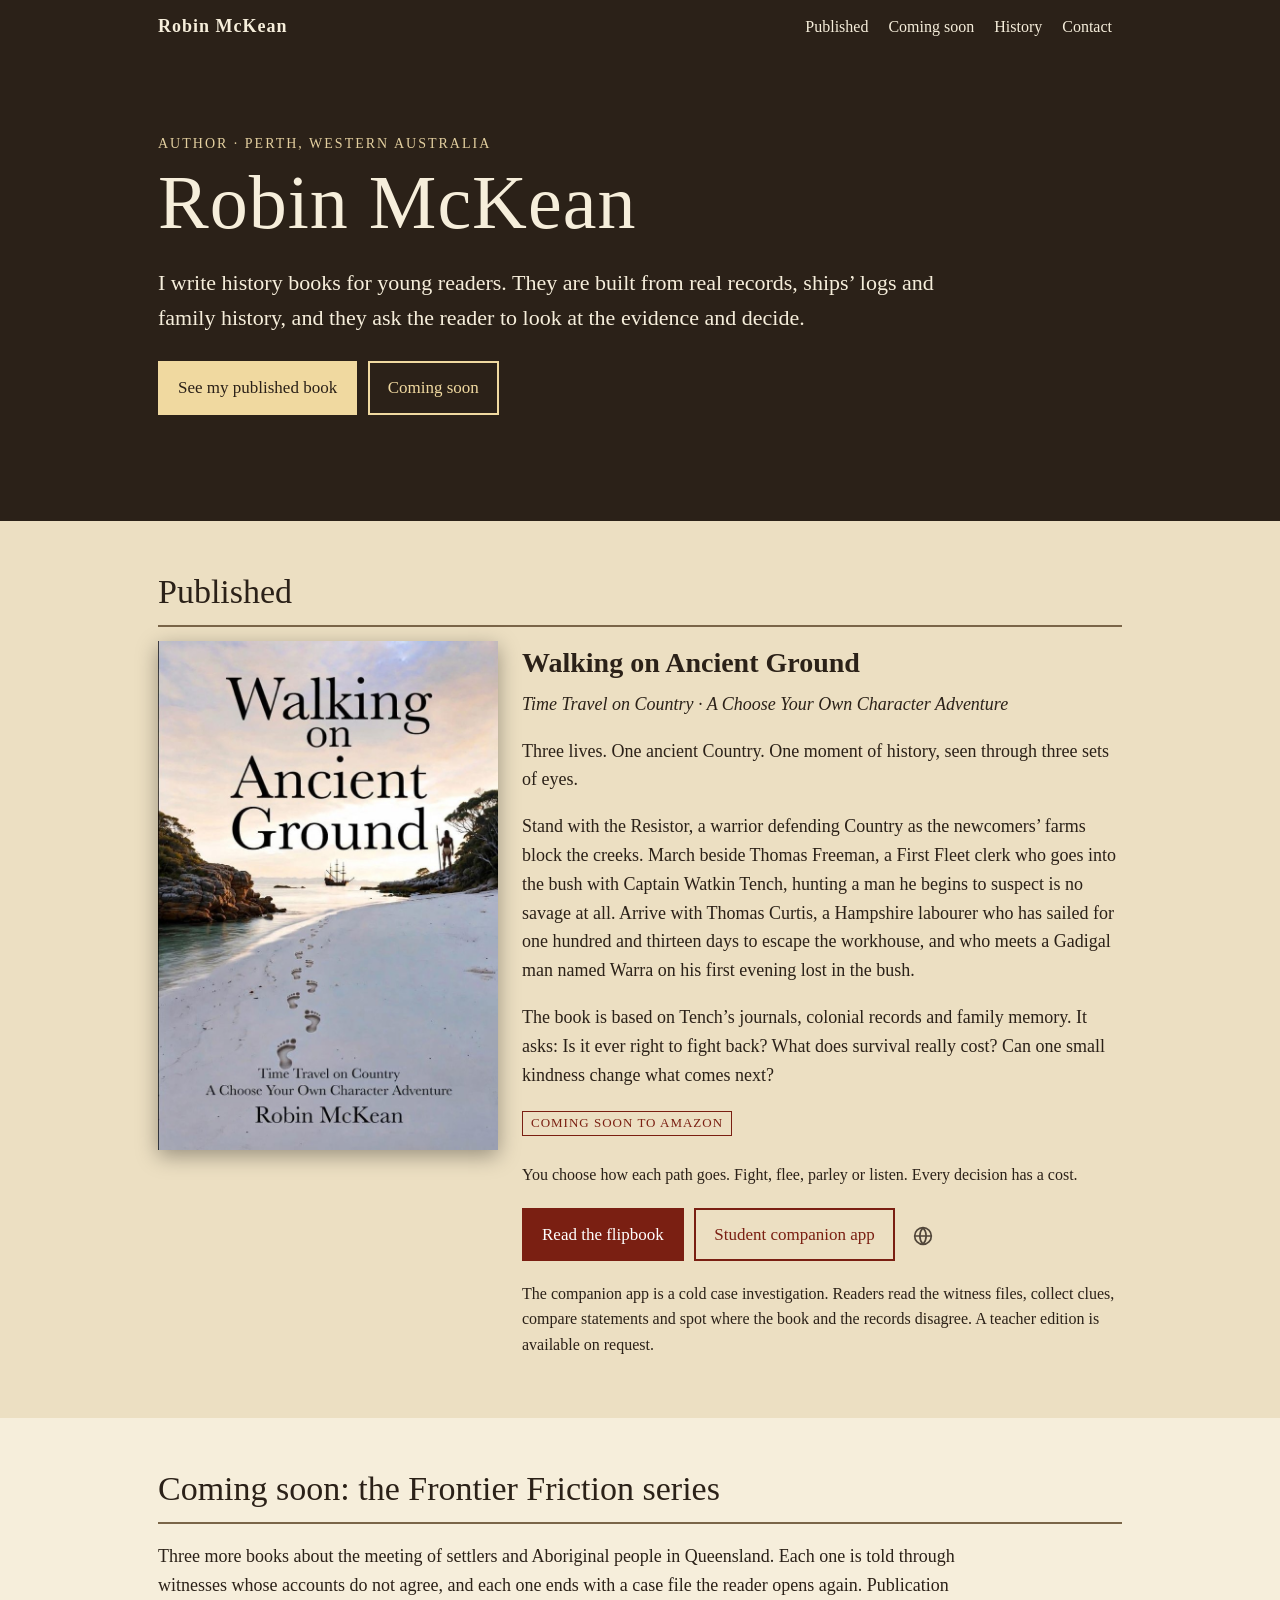
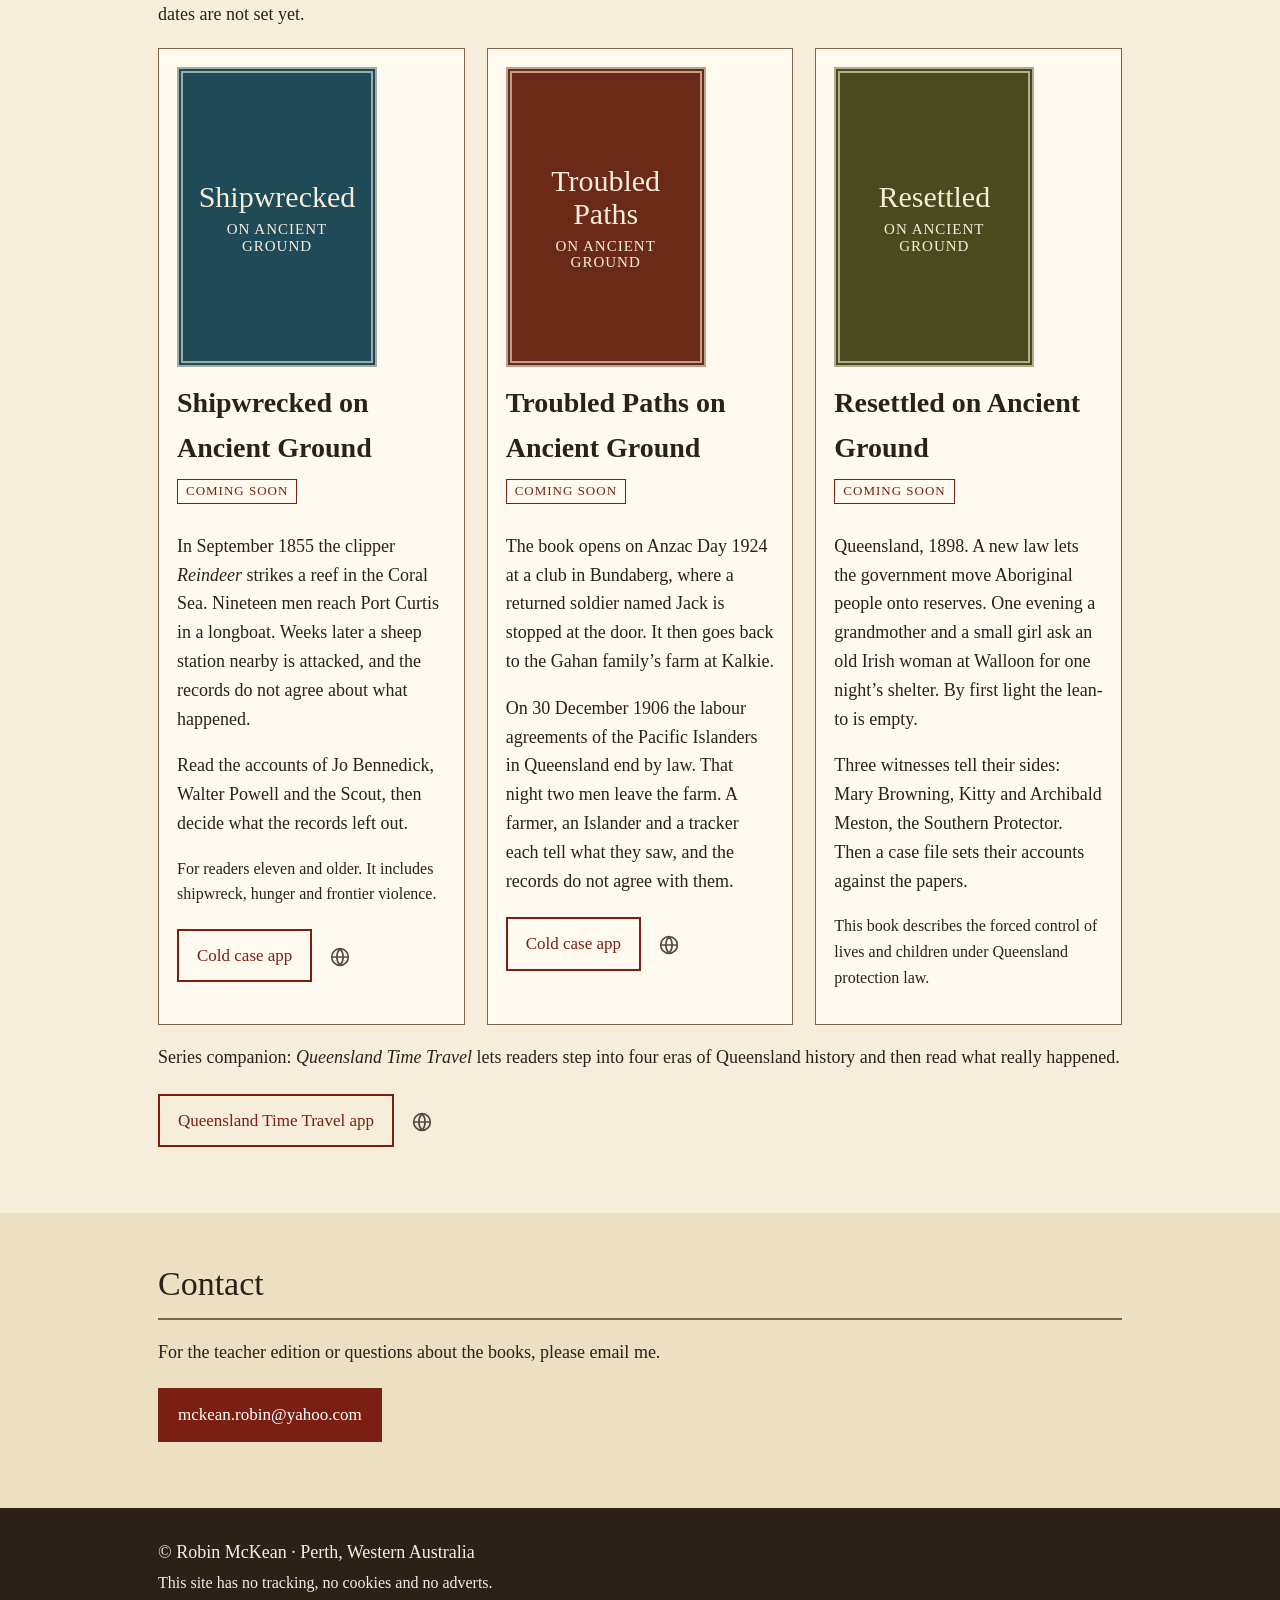
<file: index.html>
<!doctype html>
<html lang="en-AU">
<head>
<meta charset="utf-8">
<meta name="viewport" content="width=device-width,initial-scale=1">
<title>Robin McKean · Author of the Ancient Ground books</title>
<meta name="description" content="Robin McKean writes interactive and cold case history books about Australia for young readers. Walking on Ancient Ground is published. The Frontier Friction series is coming soon.">
<meta name="theme-color" content="#2b2118">
<link rel="icon" href="data:image/svg+xml,%3Csvg xmlns='http://www.w3.org/2000/svg' viewBox='0 0 32 32'%3E%3Crect width='32' height='32' fill='%232b2118'/%3E%3Cpath d='M6 24 L16 8 L26 24' stroke='%23f1e6cc' stroke-width='3' fill='none'/%3E%3C/svg%3E">
<link rel="stylesheet" href="styles.css">
</head>
<body>
<a class="skip" href="#main">Skip to the main content</a>

<header class="site">
  <div class="wrap bar">
    <a class="brand" href="#top">Robin McKean</a>
    <nav aria-label="Main">
      <a href="#published">Published</a>
      <a href="#series">Coming soon</a>
      <a href="history.html">History</a>
      <a href="#contact">Contact</a>
    </nav>
  </div>
</header>

<main id="main" tabindex="-1">

<section class="hero" id="top">
  <div class="wrap">
    <p class="kicker">Author · Perth, Western Australia</p>
    <h1>Robin McKean</h1>
    <p class="lead">I write history books for young readers. They are built from real records, ships’ logs and family history, and they ask the reader to look at the evidence and decide.</p>
    <p><a class="btn" href="#published">See my published book</a> <a class="btn alt" href="#series">Coming soon</a></p>
  </div>
</section>

<section id="published" class="band" aria-labelledby="pub-h">
  <div class="wrap">
    <h2 id="pub-h">Published</h2>
    <article class="book featured">
      <div class="cover">
        <img src="img/first-steps-cover.jpg" width="700" height="1049" alt="Front cover artwork for the book by Robin McKean. A line of footprints leads along a white beach. A tall ship waits in the bay and a person stands on the rocks on the right.">
      </div>
      <div class="text">
        <h3>Walking on Ancient Ground</h3>
        <p class="sub">Time Travel on Country · A Choose Your Own Character Adventure</p>
        <p>Three lives. One ancient Country. One moment of history, seen through three sets of eyes.</p>
        <p>Stand with the Resistor, a warrior defending Country as the newcomers’ farms block the creeks. March beside Thomas Freeman, a First Fleet clerk who goes into the bush with Captain Watkin Tench, hunting a man he begins to suspect is no savage at all. Arrive with Thomas Curtis, a Hampshire labourer who has sailed for one hundred and thirteen days to escape the workhouse, and who meets a Gadigal man named Warra on his first evening lost in the bush.</p>
        <p>The book is based on Tench’s journals, colonial records and family memory. It asks: Is it ever right to fight back? What does survival really cost? Can one small kindness change what comes next?</p>
        <p class="status">Coming soon to Amazon</p>
        <p class="small">You choose how each path goes. Fight, flee, parley or listen. Every decision has a cost.</p>
        <ul class="links">
          <li><a class="btn" href="https://heyzine.com/flip-book/d73a2fe642.html" rel="noopener">Read the flipbook</a></li>
          <li><a class="btn alt" href="https://robmac10.github.io/first-steps-cold-case/" rel="noopener">Student companion app</a> <a class="app-link-icon" href="https://robmac10.github.io/first-steps-cold-case/" rel="noopener" aria-label="Open app website" title="Open app website"><svg viewBox="0 0 24 24" width="20" height="20" aria-hidden="true" focusable="false"><circle cx="12" cy="12" r="10" fill="none" stroke="currentColor" stroke-width="2"/><path d="M2 12h20M12 2a15 15 0 0 1 0 20M12 2a15 15 0 0 0 0 20" fill="none" stroke="currentColor" stroke-width="2"/></svg></a></li>
        </ul>
        <p class="small">The companion app is a cold case investigation. Readers read the witness files, collect clues, compare statements and spot where the book and the records disagree. A teacher edition is available on request.</p>
      </div>
    </article>
  </div>
</section>

<section id="series" class="wrap" aria-labelledby="ser-h">
  <h2 id="ser-h">Coming soon: the Frontier Friction series</h2>
  <p class="intro">Three more books about the meeting of settlers and Aboriginal people in Queensland. Each one is told through witnesses whose accounts do not agree, and each one ends with a case file the reader opens again. Publication dates are not set yet.</p>

  <div class="cards">
    <article class="book card">
      <div class="tcover c1" aria-hidden="true"><span>Shipwrecked</span><small>on Ancient Ground</small></div>
      <h3>Shipwrecked on Ancient Ground</h3>
      <p class="status">Coming soon</p>
      <p>In September 1855 the clipper <em>Reindeer</em> strikes a reef in the Coral Sea. Nineteen men reach Port Curtis in a longboat. Weeks later a sheep station nearby is attacked, and the records do not agree about what happened.</p>
      <p>Read the accounts of Jo Bennedick, Walter Powell and the Scout, then decide what the records left out.</p>
      <p class="small">For readers eleven and older. It includes shipwreck, hunger and frontier violence.</p>
      <p><a class="btn alt" href="https://robmac10.github.io/shipwrecked-cold-case/" rel="noopener">Cold case app</a> <a class="app-link-icon" href="https://robmac10.github.io/shipwrecked-cold-case/" rel="noopener" aria-label="Open app website" title="Open app website"><svg viewBox="0 0 24 24" width="20" height="20" aria-hidden="true" focusable="false"><circle cx="12" cy="12" r="10" fill="none" stroke="currentColor" stroke-width="2"/><path d="M2 12h20M12 2a15 15 0 0 1 0 20M12 2a15 15 0 0 0 0 20" fill="none" stroke="currentColor" stroke-width="2"/></svg></a></p>
    </article>

    <article class="book card">
      <div class="tcover c2" aria-hidden="true"><span>Troubled Paths</span><small>on Ancient Ground</small></div>
      <h3>Troubled Paths on Ancient Ground</h3>
      <p class="status">Coming soon</p>
      <p>The book opens on Anzac Day 1924 at a club in Bundaberg, where a returned soldier named Jack is stopped at the door. It then goes back to the Gahan family’s farm at Kalkie.</p>
      <p>On 30 December 1906 the labour agreements of the Pacific Islanders in Queensland end by law. That night two men leave the farm. A farmer, an Islander and a tracker each tell what they saw, and the records do not agree with them.</p>
      <p><a class="btn alt" href="https://robmac10.github.io/troubled-paths-cold-case/" rel="noopener">Cold case app</a> <a class="app-link-icon" href="https://robmac10.github.io/troubled-paths-cold-case/" rel="noopener" aria-label="Open app website" title="Open app website"><svg viewBox="0 0 24 24" width="20" height="20" aria-hidden="true" focusable="false"><circle cx="12" cy="12" r="10" fill="none" stroke="currentColor" stroke-width="2"/><path d="M2 12h20M12 2a15 15 0 0 1 0 20M12 2a15 15 0 0 0 0 20" fill="none" stroke="currentColor" stroke-width="2"/></svg></a></p>
    </article>

    <article class="book card">
      <div class="tcover c3" aria-hidden="true"><span>Resettled</span><small>on Ancient Ground</small></div>
      <h3>Resettled on Ancient Ground</h3>
      <p class="status">Coming soon</p>
      <p>Queensland, 1898. A new law lets the government move Aboriginal people onto reserves. One evening a grandmother and a small girl ask an old Irish woman at Walloon for one night’s shelter. By first light the lean-to is empty.</p>
      <p>Three witnesses tell their sides: Mary Browning, Kitty and Archibald Meston, the Southern Protector. Then a case file sets their accounts against the papers.</p>
      <p class="small">This book describes the forced control of lives and children under Queensland protection law.</p>
    </article>
  </div>
  <p class="series-companion">Series companion: <em>Queensland Time Travel</em> lets readers step into four eras of Queensland history and then read what really happened.</p>
  <p><a class="btn alt" href="https://robmac10.github.io/queensland-time-travel/" rel="noopener">Queensland Time Travel app</a> <a class="app-link-icon" href="https://robmac10.github.io/queensland-time-travel/" rel="noopener" aria-label="Open app website" title="Open app website"><svg viewBox="0 0 24 24" width="20" height="20" aria-hidden="true" focusable="false"><circle cx="12" cy="12" r="10" fill="none" stroke="currentColor" stroke-width="2"/><path d="M2 12h20M12 2a15 15 0 0 1 0 20M12 2a15 15 0 0 0 0 20" fill="none" stroke="currentColor" stroke-width="2"/></svg></a></p>
</section>

<section id="contact" class="band" aria-labelledby="con-h">
  <div class="wrap">
    <h2 id="con-h">Contact</h2>
    <p>For the teacher edition or questions about the books, please email me.</p>
    <p><a class="btn" href="mailto:mckean.robin@yahoo.com">mckean.robin@yahoo.com</a></p>
  </div>
</section>
</main>

<footer class="site">
  <div class="wrap">
    <p>© Robin McKean · Perth, Western Australia</p>
    <p class="small">This site has no tracking, no cookies and no adverts.</p>
  </div>
</footer>
</body>
</html>
</file>
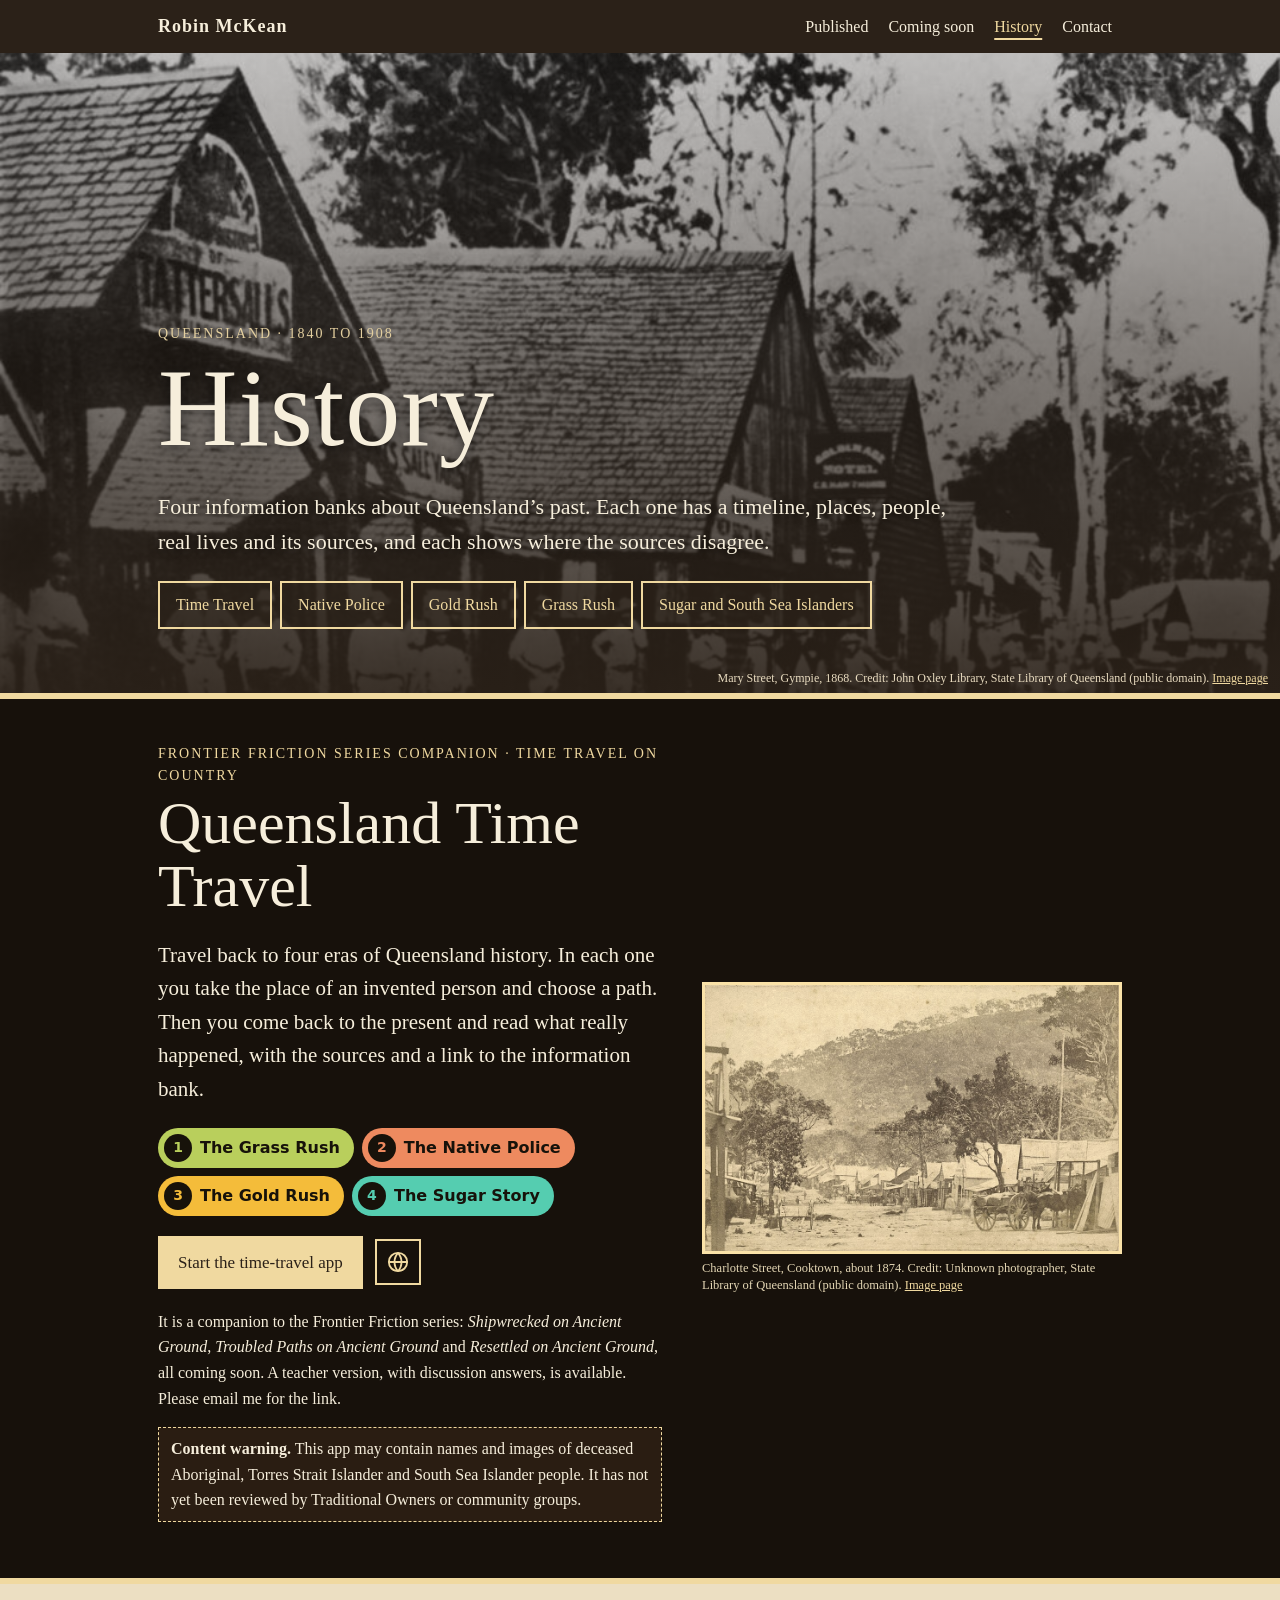
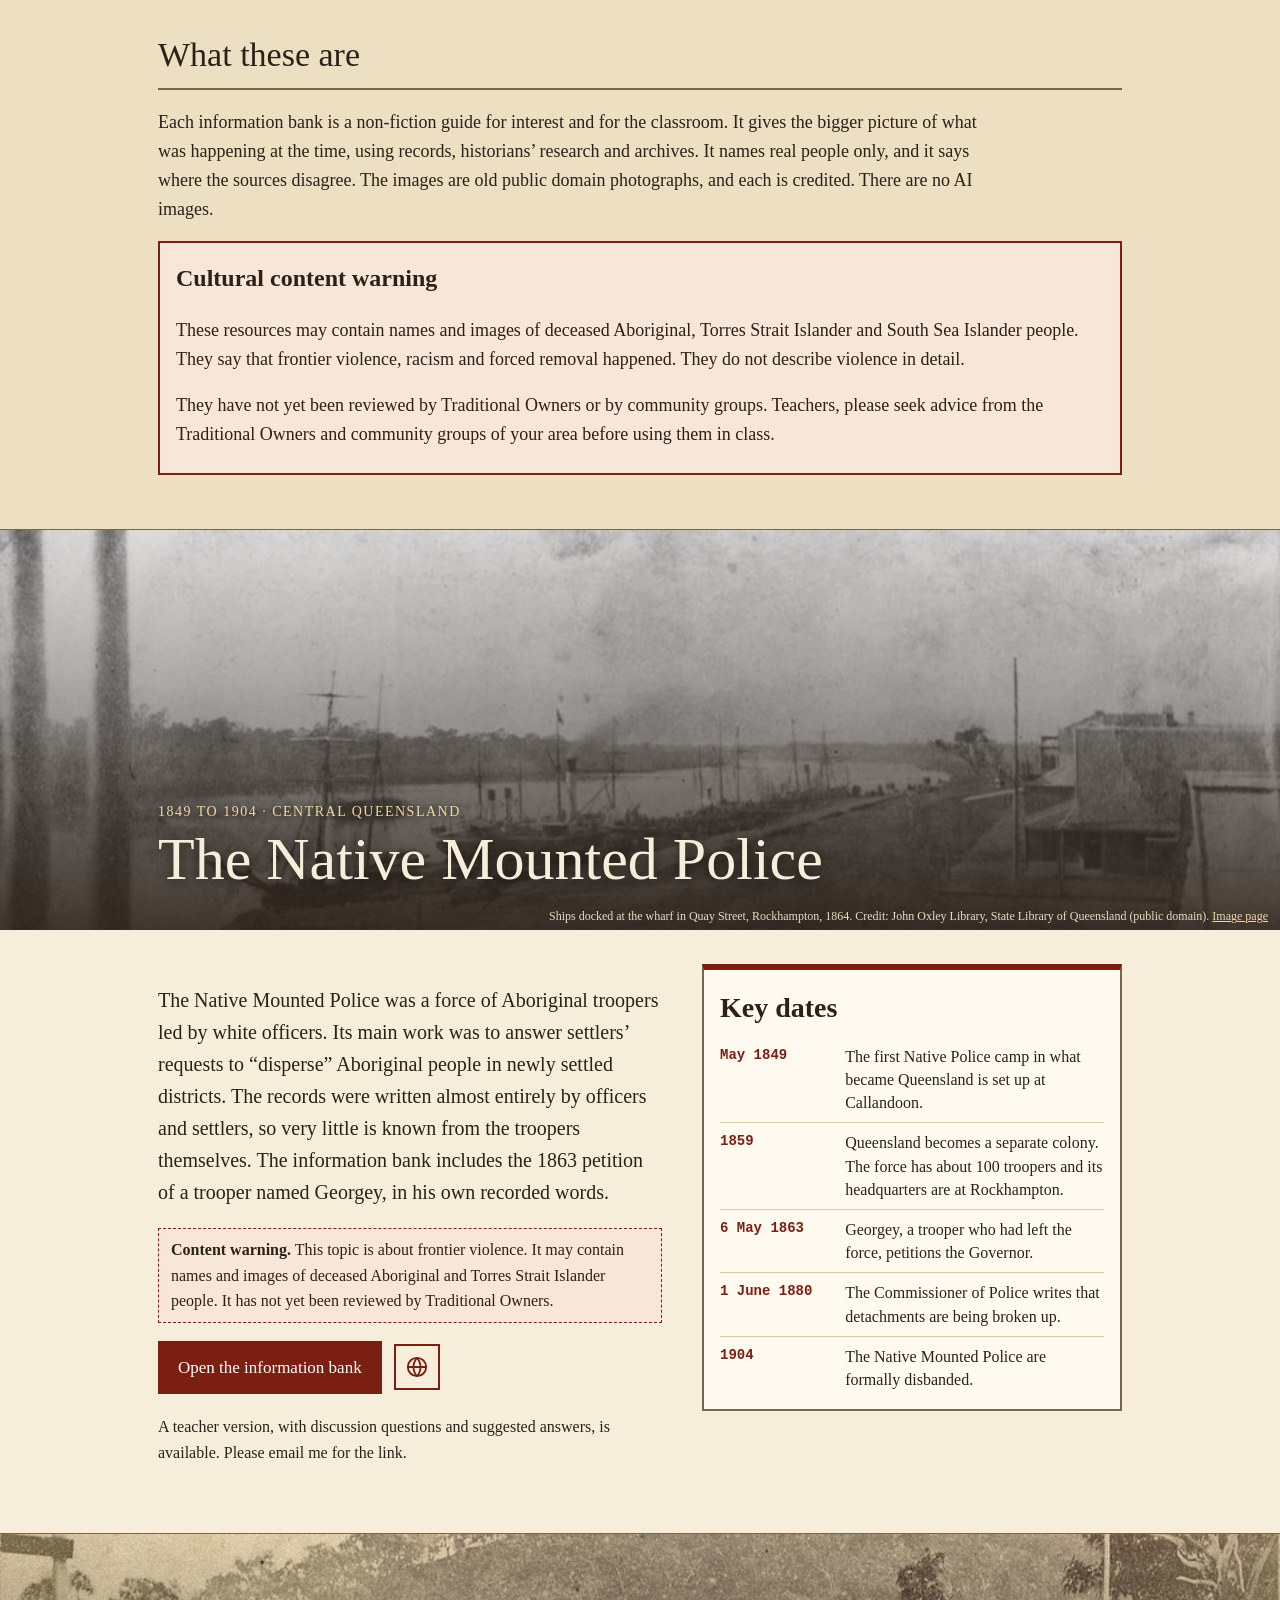
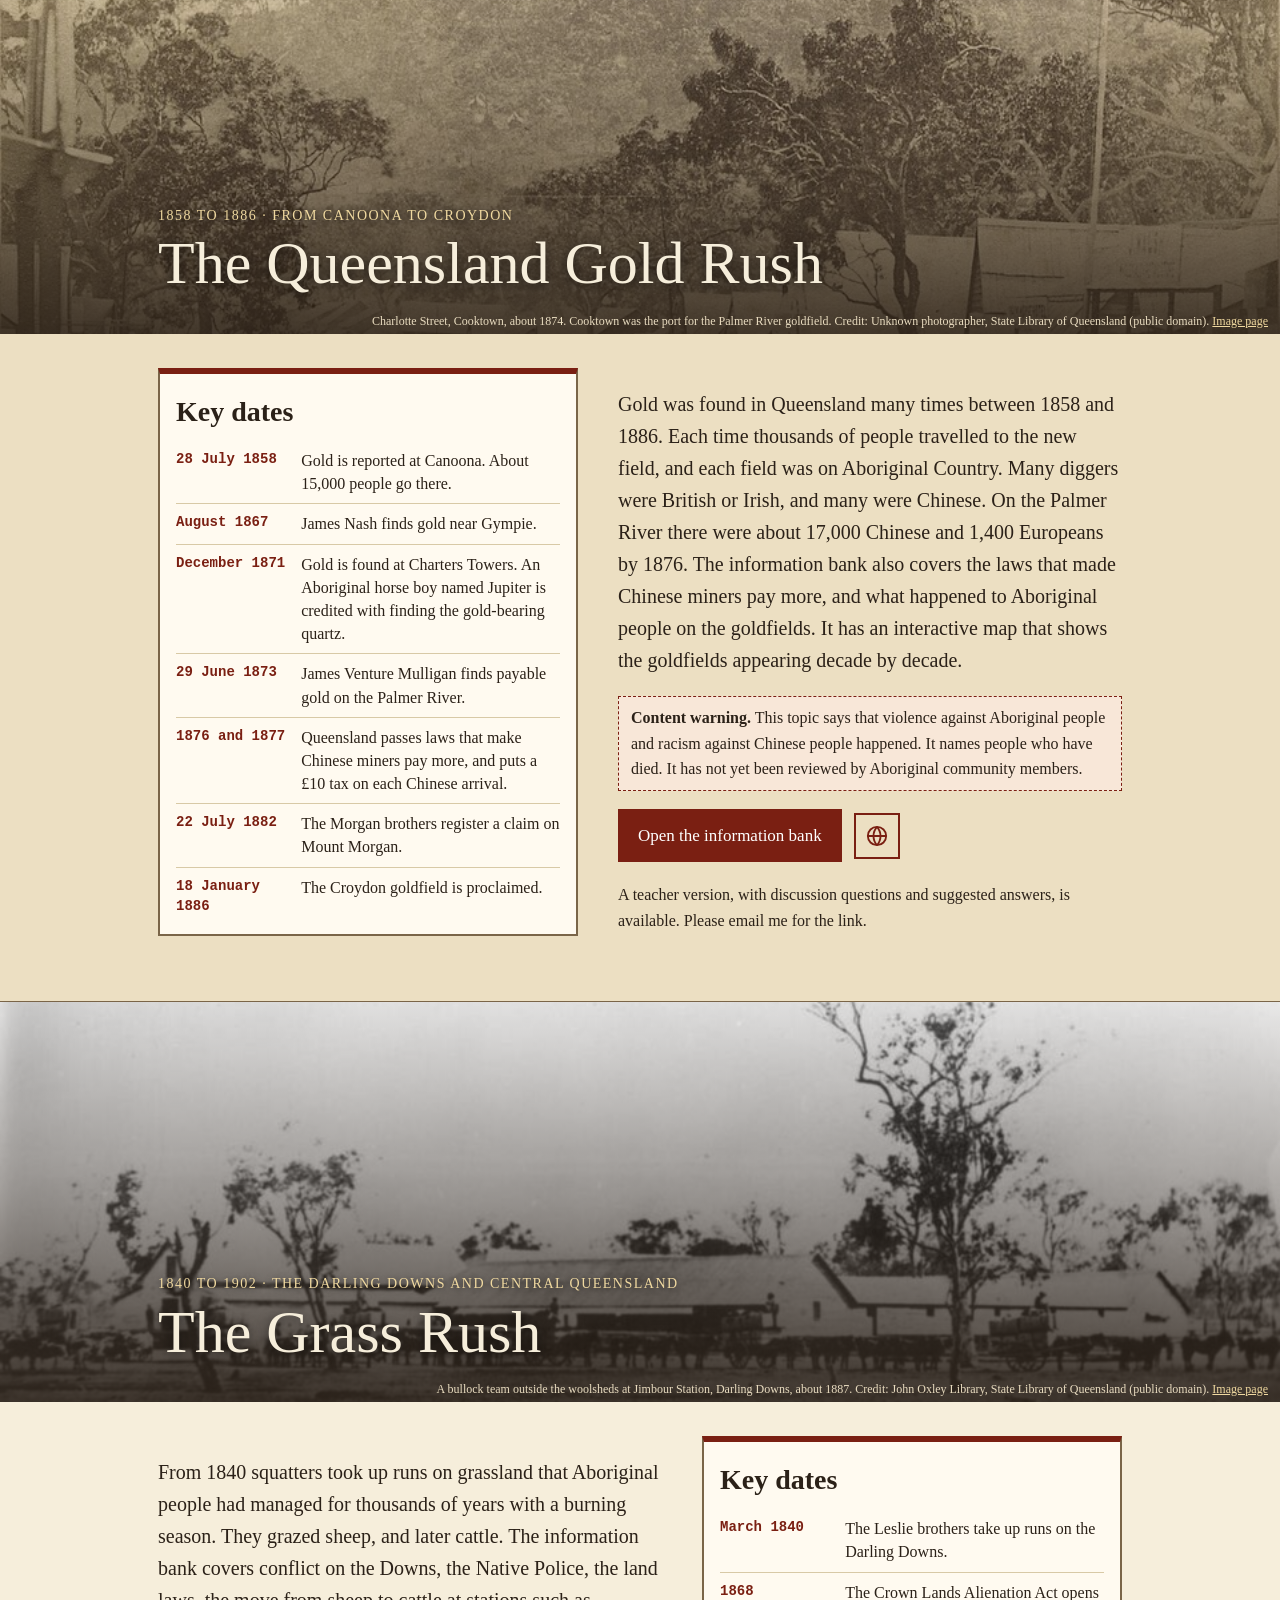
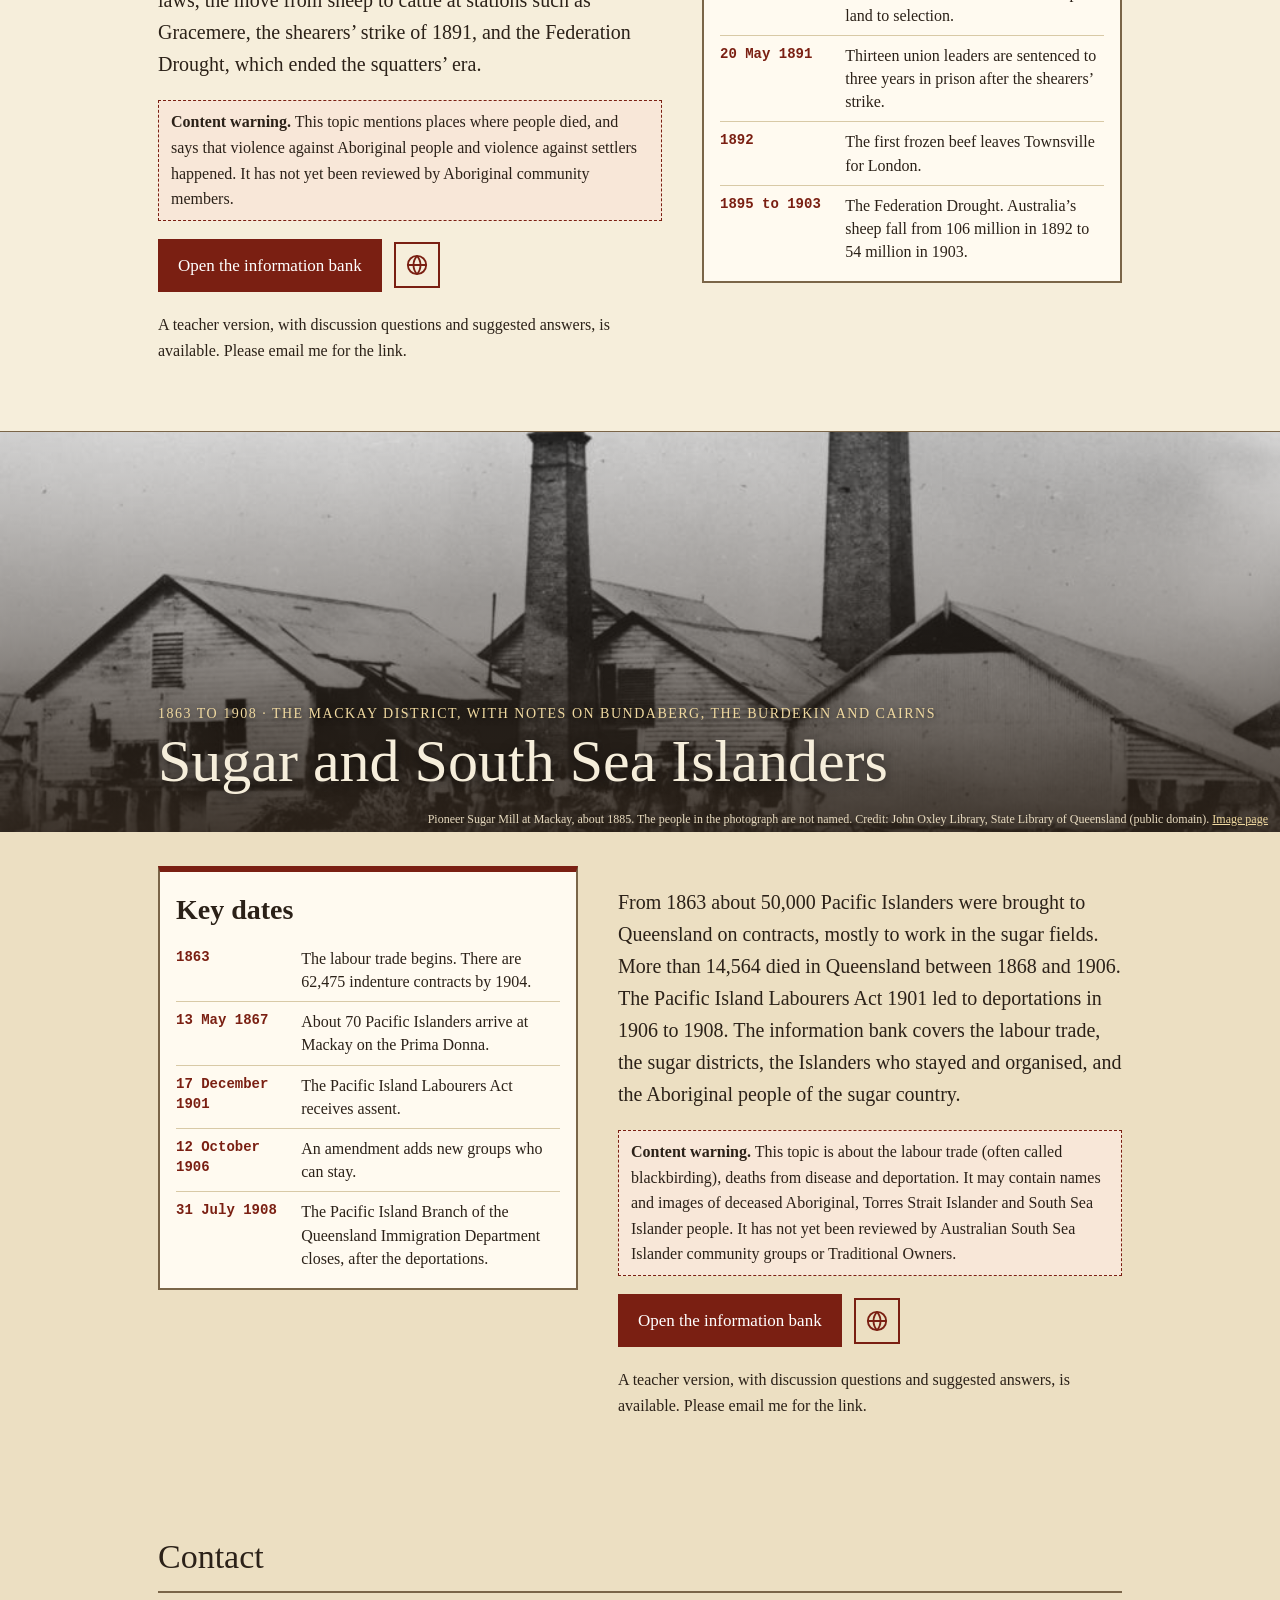
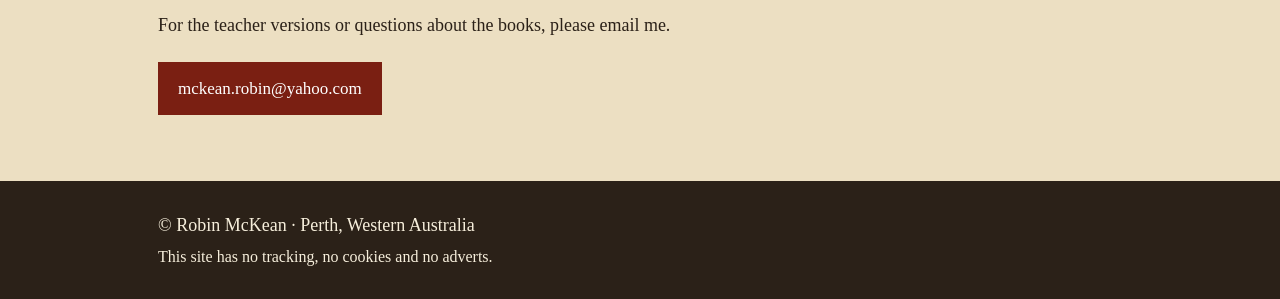
<file: history.html>
<!doctype html>
<html lang="en-AU">
<head>
<meta charset="utf-8">
<meta name="viewport" content="width=device-width,initial-scale=1">
<title>History · Robin McKean</title>
<meta name="description" content="Four information banks about Queensland history by Robin McKean: the Native Mounted Police, the gold rush, the grass rush, and sugar and South Sea Islanders. Each has a timeline, places, people and sources.">
<meta name="theme-color" content="#2b2118">
<link rel="icon" href="data:image/svg+xml,%3Csvg xmlns='http://www.w3.org/2000/svg' viewBox='0 0 32 32'%3E%3Crect width='32' height='32' fill='%232b2118'/%3E%3Cpath d='M6 24 L16 8 L26 24' stroke='%23f1e6cc' stroke-width='3' fill='none'/%3E%3C/svg%3E">
<link rel="stylesheet" href="styles.css">
</head>
<body>
<a class="skip" href="#main">Skip to the main content</a>

<header class="site">
  <div class="wrap bar">
    <a class="brand" href="index.html">Robin McKean</a>
    <nav aria-label="Main">
      <a href="index.html#published">Published</a>
      <a href="index.html#series">Coming soon</a>
      <a href="history.html" aria-current="page">History</a>
      <a href="index.html#contact">Contact</a>
    </nav>
  </div>
</header>

<main id="main" tabindex="-1">

<section class="page-hero" id="top" aria-labelledby="hist-h">
  <img class="hero-img" src="img/gympie-mary-street-1868.jpg" width="960" height="622" alt="A black and white photograph of a wide dirt street in Gympie in 1868, with wooden buildings and groups of men standing in front of them.">
  <div class="hero-shade"></div>
  <div class="wrap hero-text">
    <p class="kicker">Queensland · 1840 to 1908</p>
    <h1 id="hist-h">History</h1>
    <p class="lead">Four information banks about Queensland’s past. Each one has a timeline, places, people, real lives and its sources, and each shows where the sources disagree.</p>
    <p class="chips"><a class="chip" href="#time-travel">Time Travel</a> <a class="chip" href="#native-police">Native Police</a> <a class="chip" href="#gold-rush">Gold Rush</a> <a class="chip" href="#grass-rush">Grass Rush</a> <a class="chip" href="#sugar-story">Sugar and South Sea Islanders</a></p>
  </div>
  <p class="hero-credit">Mary Street, Gympie, 1868. Credit: John Oxley Library, State Library of Queensland (public domain). <a href="https://commons.wikimedia.org/wiki/File:StateLibQld_1_15578_Mary_Street,_Gympie,_1868.jpg" rel="noopener">Image page</a></p>
</section>

<section id="time-travel" class="feature" aria-labelledby="tt-h">
  <div class="wrap feature-in">
    <div class="feature-text">
      <p class="kicker">Frontier Friction series companion · Time Travel on Country</p>
      <h2 id="tt-h">Queensland Time Travel</h2>
      <p class="feature-lead">Travel back to four eras of Queensland history. In each one you take the place of an invented person and choose a path. Then you come back to the present and read what really happened, with the sources and a link to the information bank.</p>
      <ul class="era-list" aria-label="The four eras">
        <li class="e1"><span>1</span> The Grass Rush</li>
        <li class="e2"><span>2</span> The Native Police</li>
        <li class="e3"><span>3</span> The Gold Rush</li>
        <li class="e4"><span>4</span> The Sugar Story</li>
      </ul>
      <p class="open"><a class="btn" href="https://robmac10.github.io/queensland-time-travel/" rel="noopener">Start the time-travel app</a> <a class="app-link-icon" href="https://robmac10.github.io/queensland-time-travel/" rel="noopener" aria-label="Open the Queensland Time Travel app (website)" title="Open app website"><svg viewBox="0 0 24 24" width="22" height="22" aria-hidden="true" focusable="false"><circle cx="12" cy="12" r="10" fill="none" stroke="currentColor" stroke-width="2"/><path d="M2 12h20M12 2a15 15 0 0 1 0 20M12 2a15 15 0 0 0 0 20" fill="none" stroke="currentColor" stroke-width="2"/></svg></a></p>
      <p class="small">It is a companion to the Frontier Friction series: <em>Shipwrecked on Ancient Ground</em>, <em>Troubled Paths on Ancient Ground</em> and <em>Resettled on Ancient Ground</em>, all coming soon. A teacher version, with discussion answers, is available. Please email me for the link.</p>
      <p class="note-warn small"><strong>Content warning.</strong> This app may contain names and images of deceased Aboriginal, Torres Strait Islander and South Sea Islander people. It has not yet been reviewed by Traditional Owners or community groups.</p>
    </div>
    <figure class="feature-pic">
      <img src="img/cooktown-1874.jpg" width="960" height="616" loading="lazy" alt="A black and white photograph of a street in Cooktown with a few wooden buildings and tents.">
      <figcaption>Charlotte Street, Cooktown, about 1874. Credit: Unknown photographer, State Library of Queensland (public domain). <a href="https://commons.wikimedia.org/wiki/File:Charlotte_Street,_Cooktown.jpg" rel="noopener">Image page</a></figcaption>
    </figure>
  </div>
</section>

<section class="band intro-band" aria-labelledby="what-h">
  <div class="wrap">
    <h2 id="what-h">What these are</h2>
    <p class="intro">Each information bank is a non-fiction guide for interest and for the classroom. It gives the bigger picture of what was happening at the time, using records, historians’ research and archives. It names real people only, and it says where the sources disagree. The images are old public domain photographs, and each is credited. There are no AI images.</p>
    <div class="warn" role="note">
      <h3>Cultural content warning</h3>
      <p>These resources may contain names and images of deceased Aboriginal, Torres Strait Islander and South Sea Islander people. They say that frontier violence, racism and forced removal happened. They do not describe violence in detail.</p>
      <p>They have not yet been reviewed by Traditional Owners or by community groups. Teachers, please seek advice from the Traditional Owners and community groups of your area before using them in class.</p>
    </div>
  </div>
</section>

<section id="native-police" class="topic" aria-labelledby="np-h">
  <figure class="topic-banner">
    <img src="img/rockhampton-quay-1864.jpg" width="1000" height="601" loading="lazy" alt="A black and white photograph of ships tied up at a wharf on a river bank in Rockhampton, with low buildings beside a wide dirt street.">
    <div class="shade"></div>
    <div class="wrap banner-text">
      <p class="kicker dates">1849 to 1904 · Central Queensland</p>
      <h2 id="np-h">The Native Mounted Police</h2>
    </div>
    <figcaption class="banner-credit">Ships docked at the wharf in Quay Street, Rockhampton, 1864. Credit: John Oxley Library, State Library of Queensland (public domain). <a href="https://commons.wikimedia.org/wiki/File:StateLibQld_1_51152_Ships_docked_at_the_wharf_in_Quay_Street,_Rockhampton,_1864.jpg" rel="noopener">Image page</a></figcaption>
  </figure>
  <div class="wrap topic-body">
    <div class="topic-main">
      <p>The Native Mounted Police was a force of Aboriginal troopers led by white officers. Its main work was to answer settlers’ requests to “disperse” Aboriginal people in newly settled districts. The records were written almost entirely by officers and settlers, so very little is known from the troopers themselves. The information bank includes the 1863 petition of a trooper named Georgey, in his own recorded words.</p>
      <p class="note-warn small"><strong>Content warning.</strong> This topic is about frontier violence. It may contain names and images of deceased Aboriginal and Torres Strait Islander people. It has not yet been reviewed by Traditional Owners.</p>
      <p class="open"><a class="btn" href="https://robmac10.github.io/native-police-adventure/" rel="noopener">Open the information bank</a> <a class="app-link-icon" href="https://robmac10.github.io/native-police-adventure/" rel="noopener" aria-label="Open the Native Police information bank (website)" title="Open app website"><svg viewBox="0 0 24 24" width="22" height="22" aria-hidden="true" focusable="false"><circle cx="12" cy="12" r="10" fill="none" stroke="currentColor" stroke-width="2"/><path d="M2 12h20M12 2a15 15 0 0 1 0 20M12 2a15 15 0 0 0 0 20" fill="none" stroke="currentColor" stroke-width="2"/></svg></a></p>
      <p class="small">A teacher version, with discussion questions and suggested answers, is available. Please email me for the link.</p>
    </div>
    <aside class="keybox" aria-label="Key dates">
      <h3>Key dates</h3>
      <ul class="keydates"><li><span class="kd">May 1849</span> <span>The first Native Police camp in what became Queensland is set up at Callandoon.</span></li><li><span class="kd">1859</span> <span>Queensland becomes a separate colony. The force has about 100 troopers and its headquarters are at Rockhampton.</span></li><li><span class="kd">6 May 1863</span> <span>Georgey, a trooper who had left the force, petitions the Governor.</span></li><li><span class="kd">1 June 1880</span> <span>The Commissioner of Police writes that detachments are being broken up.</span></li><li><span class="kd">1904</span> <span>The Native Mounted Police are formally disbanded.</span></li></ul>
    </aside>
  </div>
</section>

<section id="gold-rush" class="topic alt" aria-labelledby="gr-h">
  <figure class="topic-banner">
    <img src="img/cooktown-1874.jpg" width="960" height="616" loading="lazy" alt="A black and white photograph of a street in Cooktown with a few wooden buildings and tents.">
    <div class="shade"></div>
    <div class="wrap banner-text">
      <p class="kicker dates">1858 to 1886 · From Canoona to Croydon</p>
      <h2 id="gr-h">The Queensland Gold Rush</h2>
    </div>
    <figcaption class="banner-credit">Charlotte Street, Cooktown, about 1874. Cooktown was the port for the Palmer River goldfield. Credit: Unknown photographer, State Library of Queensland (public domain). <a href="https://commons.wikimedia.org/wiki/File:Charlotte_Street,_Cooktown.jpg" rel="noopener">Image page</a></figcaption>
  </figure>
  <div class="wrap topic-body">
    <div class="topic-main">
      <p>Gold was found in Queensland many times between 1858 and 1886. Each time thousands of people travelled to the new field, and each field was on Aboriginal Country. Many diggers were British or Irish, and many were Chinese. On the Palmer River there were about 17,000 Chinese and 1,400 Europeans by 1876. The information bank also covers the laws that made Chinese miners pay more, and what happened to Aboriginal people on the goldfields. It has an interactive map that shows the goldfields appearing decade by decade.</p>
      <p class="note-warn small"><strong>Content warning.</strong> This topic says that violence against Aboriginal people and racism against Chinese people happened. It names people who have died. It has not yet been reviewed by Aboriginal community members.</p>
      <p class="open"><a class="btn" href="https://robmac10.github.io/qld-gold-rush-adventure/" rel="noopener">Open the information bank</a> <a class="app-link-icon" href="https://robmac10.github.io/qld-gold-rush-adventure/" rel="noopener" aria-label="Open the Gold Rush information bank (website)" title="Open app website"><svg viewBox="0 0 24 24" width="22" height="22" aria-hidden="true" focusable="false"><circle cx="12" cy="12" r="10" fill="none" stroke="currentColor" stroke-width="2"/><path d="M2 12h20M12 2a15 15 0 0 1 0 20M12 2a15 15 0 0 0 0 20" fill="none" stroke="currentColor" stroke-width="2"/></svg></a></p>
      <p class="small">A teacher version, with discussion questions and suggested answers, is available. Please email me for the link.</p>
    </div>
    <aside class="keybox" aria-label="Key dates">
      <h3>Key dates</h3>
      <ul class="keydates"><li><span class="kd">28 July 1858</span> <span>Gold is reported at Canoona. About 15,000 people go there.</span></li><li><span class="kd">August 1867</span> <span>James Nash finds gold near Gympie.</span></li><li><span class="kd">December 1871</span> <span>Gold is found at Charters Towers. An Aboriginal horse boy named Jupiter is credited with finding the gold-bearing quartz.</span></li><li><span class="kd">29 June 1873</span> <span>James Venture Mulligan finds payable gold on the Palmer River.</span></li><li><span class="kd">1876 and 1877</span> <span>Queensland passes laws that make Chinese miners pay more, and puts a £10 tax on each Chinese arrival.</span></li><li><span class="kd">22 July 1882</span> <span>The Morgan brothers register a claim on Mount Morgan.</span></li><li><span class="kd">18 January 1886</span> <span>The Croydon goldfield is proclaimed.</span></li></ul>
    </aside>
  </div>
</section>

<section id="grass-rush" class="topic" aria-labelledby="gs-h">
  <figure class="topic-banner">
    <img src="img/jimbour-bullock-team-1887.jpg" width="960" height="702" loading="lazy" alt="A black and white photograph of a team of bullocks in front of large wooden woolsheds on open grassland.">
    <div class="shade"></div>
    <div class="wrap banner-text">
      <p class="kicker dates">1840 to 1902 · The Darling Downs and central Queensland</p>
      <h2 id="gs-h">The Grass Rush</h2>
    </div>
    <figcaption class="banner-credit">A bullock team outside the woolsheds at Jimbour Station, Darling Downs, about 1887. Credit: John Oxley Library, State Library of Queensland (public domain). <a href="https://commons.wikimedia.org/wiki/File:StateLibQld_1_43351_Bullock_team_outside_the_woolsheds_at_Jimbour_Station,_Queensland,_ca._1887.jpg" rel="noopener">Image page</a></figcaption>
  </figure>
  <div class="wrap topic-body">
    <div class="topic-main">
      <p>From 1840 squatters took up runs on grassland that Aboriginal people had managed for thousands of years with a burning season. They grazed sheep, and later cattle. The information bank covers conflict on the Downs, the Native Police, the land laws, the move from sheep to cattle at stations such as Gracemere, the shearers’ strike of 1891, and the Federation Drought, which ended the squatters’ era.</p>
      <p class="note-warn small"><strong>Content warning.</strong> This topic mentions places where people died, and says that violence against Aboriginal people and violence against settlers happened. It has not yet been reviewed by Aboriginal community members.</p>
      <p class="open"><a class="btn" href="https://robmac10.github.io/grass-rush-adventure/" rel="noopener">Open the information bank</a> <a class="app-link-icon" href="https://robmac10.github.io/grass-rush-adventure/" rel="noopener" aria-label="Open the Grass Rush information bank (website)" title="Open app website"><svg viewBox="0 0 24 24" width="22" height="22" aria-hidden="true" focusable="false"><circle cx="12" cy="12" r="10" fill="none" stroke="currentColor" stroke-width="2"/><path d="M2 12h20M12 2a15 15 0 0 1 0 20M12 2a15 15 0 0 0 0 20" fill="none" stroke="currentColor" stroke-width="2"/></svg></a></p>
      <p class="small">A teacher version, with discussion questions and suggested answers, is available. Please email me for the link.</p>
    </div>
    <aside class="keybox" aria-label="Key dates">
      <h3>Key dates</h3>
      <ul class="keydates"><li><span class="kd">March 1840</span> <span>The Leslie brothers take up runs on the Darling Downs.</span></li><li><span class="kd">1868</span> <span>The Crown Lands Alienation Act opens land to selection.</span></li><li><span class="kd">20 May 1891</span> <span>Thirteen union leaders are sentenced to three years in prison after the shearers’ strike.</span></li><li><span class="kd">1892</span> <span>The first frozen beef leaves Townsville for London.</span></li><li><span class="kd">1895 to 1903</span> <span>The Federation Drought. Australia’s sheep fall from 106 million in 1892 to 54 million in 1903.</span></li></ul>
    </aside>
  </div>
</section>

<section id="sugar-story" class="topic alt" aria-labelledby="ss-h">
  <figure class="topic-banner">
    <img src="img/pioneer-mill-mackay-1885.jpg" width="1000" height="774" loading="lazy" alt="A black and white photograph of the Pioneer Sugar Mill at Mackay, with wooden buildings, two brick chimneys and a large heap of cut sugar cane in front.">
    <div class="shade"></div>
    <div class="wrap banner-text">
      <p class="kicker dates">1863 to 1908 · The Mackay district, with notes on Bundaberg, the Burdekin and Cairns</p>
      <h2 id="ss-h">Sugar and South Sea Islanders</h2>
    </div>
    <figcaption class="banner-credit">Pioneer Sugar Mill at Mackay, about 1885. The people in the photograph are not named. Credit: John Oxley Library, State Library of Queensland (public domain). <a href="https://commons.wikimedia.org/wiki/File:StateLibQld_1_13930_Pioneer_Sugar_Mill_at_Mackay,_1880s.jpg" rel="noopener">Image page</a></figcaption>
  </figure>
  <div class="wrap topic-body">
    <div class="topic-main">
      <p>From 1863 about 50,000 Pacific Islanders were brought to Queensland on contracts, mostly to work in the sugar fields. More than 14,564 died in Queensland between 1868 and 1906. The Pacific Island Labourers Act 1901 led to deportations in 1906 to 1908. The information bank covers the labour trade, the sugar districts, the Islanders who stayed and organised, and the Aboriginal people of the sugar country.</p>
      <p class="note-warn small"><strong>Content warning.</strong> This topic is about the labour trade (often called blackbirding), deaths from disease and deportation. It may contain names and images of deceased Aboriginal, Torres Strait Islander and South Sea Islander people. It has not yet been reviewed by Australian South Sea Islander community groups or Traditional Owners.</p>
      <p class="open"><a class="btn" href="https://robmac10.github.io/sugar-story-adventure/" rel="noopener">Open the information bank</a> <a class="app-link-icon" href="https://robmac10.github.io/sugar-story-adventure/" rel="noopener" aria-label="Open the Sugar Story information bank (website)" title="Open app website"><svg viewBox="0 0 24 24" width="22" height="22" aria-hidden="true" focusable="false"><circle cx="12" cy="12" r="10" fill="none" stroke="currentColor" stroke-width="2"/><path d="M2 12h20M12 2a15 15 0 0 1 0 20M12 2a15 15 0 0 0 0 20" fill="none" stroke="currentColor" stroke-width="2"/></svg></a></p>
      <p class="small">A teacher version, with discussion questions and suggested answers, is available. Please email me for the link.</p>
    </div>
    <aside class="keybox" aria-label="Key dates">
      <h3>Key dates</h3>
      <ul class="keydates"><li><span class="kd">1863</span> <span>The labour trade begins. There are 62,475 indenture contracts by 1904.</span></li><li><span class="kd">13 May 1867</span> <span>About 70 Pacific Islanders arrive at Mackay on the Prima Donna.</span></li><li><span class="kd">17 December 1901</span> <span>The Pacific Island Labourers Act receives assent.</span></li><li><span class="kd">12 October 1906</span> <span>An amendment adds new groups who can stay.</span></li><li><span class="kd">31 July 1908</span> <span>The Pacific Island Branch of the Queensland Immigration Department closes, after the deportations.</span></li></ul>
    </aside>
  </div>
</section>

<section id="contact" class="band" aria-labelledby="con-h">
  <div class="wrap">
    <h2 id="con-h">Contact</h2>
    <p>For the teacher versions or questions about the books, please email me.</p>
    <p><a class="btn" href="mailto:mckean.robin@yahoo.com">mckean.robin@yahoo.com</a></p>
  </div>
</section>
</main>

<footer class="site">
  <div class="wrap">
    <p>© Robin McKean · Perth, Western Australia</p>
    <p class="small">This site has no tracking, no cookies and no adverts.</p>
  </div>
</footer>
</body>
</html>
</file>
<file: styles.css>
:root{--paper:#f6eedb;--ink:#2b2118;--rule:#7a6548;--red:#7a1f12;--band:#ecdfc2;--dark:#2b2118}
*{box-sizing:border-box}
html{scroll-behavior:smooth;scroll-padding-top:70px}
body{margin:0;background:var(--paper);color:var(--ink);font-family:Georgia,"Times New Roman",serif;font-size:18px;line-height:1.6}
.wrap{max-width:1000px;margin:0 auto;padding:0 18px}
a{color:var(--red)}
.skip{position:absolute;left:-999px;top:0;background:var(--ink);color:#fff;padding:10px 14px;z-index:10}
.skip:focus{left:8px;top:8px}
:focus-visible{outline:3px solid var(--red);outline-offset:3px}
header.site{position:sticky;top:0;background:var(--dark);color:var(--paper);z-index:5}
.bar{display:flex;flex-wrap:wrap;justify-content:space-between;align-items:center;gap:0 16px}
.brand{color:var(--paper);text-decoration:none;font-weight:bold;letter-spacing:1px;padding:12px 0;min-height:44px}
nav{display:flex;flex-wrap:wrap}
nav a{color:var(--paper);text-decoration:none;padding:12px 10px;min-height:44px;font-size:16px}
nav a:hover{text-decoration:underline}
header.site :focus-visible{outline-color:#f0d9a0}
.hero{background:var(--dark);color:var(--paper);padding:48px 0 52px}
.kicker{text-transform:uppercase;letter-spacing:2px;font-size:14px;margin:0;color:#e3cf9f}
h1{font-size:clamp(40px,11vw,76px);line-height:1.05;margin:8px 0 14px;font-weight:normal;letter-spacing:1px}
.lead{max-width:36em;font-size:clamp(18px,4.5vw,22px)}
h2{font-size:clamp(26px,6.5vw,34px);margin:0 0 14px;font-weight:normal;border-bottom:2px solid var(--rule);padding-bottom:6px}
h3{font-size:clamp(22px,5.5vw,28px);margin:0 0 4px;font-weight:bold}
.btn{display:inline-block;padding:11px 18px;min-height:44px;background:var(--red);color:#fff;text-decoration:none;border:2px solid var(--red);margin:4px 6px 4px 0;font-size:17px}
.btn.alt{background:transparent;color:var(--red)}
.hero .btn{background:#f0d9a0;border-color:#f0d9a0;color:var(--ink)}
.hero .btn.alt{background:transparent;color:#f0d9a0}
.btn:hover{text-decoration:underline}
.hero :focus-visible{outline-color:#f0d9a0}
.about{padding-top:44px;padding-bottom:44px;max-width:760px}
.band{background:var(--band);padding:44px 0}
section.wrap{padding-top:44px;padding-bottom:44px}
.small{font-size:16px}
.sub{font-style:italic;margin:0 0 14px}
.featured{display:grid;gap:24px}
.featured .cover img{display:block;width:100%;max-width:340px;height:auto;margin:0 auto;box-shadow:0 6px 20px rgba(0,0,0,.35)}
.links{list-style:none;padding:0;margin:14px 0 8px}
.links li{display:inline}
.intro{max-width:46em}
.cards{display:grid;gap:22px;margin-top:20px}
.card{background:#fffaf0;border:1px solid var(--rule);padding:18px}
.status{display:inline-block;text-transform:uppercase;letter-spacing:1px;font-size:13px;border:1px solid var(--red);color:var(--red);padding:1px 8px;margin:4px 0 10px}
.tcover{aspect-ratio:2/3;max-width:200px;margin:0 0 14px;display:flex;flex-direction:column;justify-content:center;align-items:center;text-align:center;padding:14px;color:#f6eedb;font-size:26px;line-height:1.1;border:6px double rgba(246,238,219,.6)}
.tcover span{font-size:30px}
.tcover small{font-size:15px;margin-top:8px;letter-spacing:1px;text-transform:uppercase}
.c1{background:#1f4a57}.c2{background:#6b2a17}.c3{background:#4b4a1f}
footer.site{background:var(--dark);color:var(--paper);padding:26px 0}
footer.site p{margin:4px 0}
footer.site a{color:#f0d9a0}
.warn{border:2px solid var(--red);background:#f8e7d8;padding:6px 16px;margin:18px 0}
.warn h3{font-size:clamp(20px,5vw,24px);margin-top:10px}
.subh{font-size:clamp(20px,5vw,24px);margin:22px 0 6px}
@media(min-width:760px){
 .featured{grid-template-columns:340px 1fr;align-items:start}
 .cards{grid-template-columns:repeat(3,1fr)}
 .hero{padding:80px 0 84px}
}
@media(prefers-reduced-motion:reduce){html{scroll-behavior:auto}}

.app-link-icon{display:inline-flex;align-items:center;vertical-align:middle;margin-left:.4em;color:inherit;opacity:.8;text-decoration:none}
.app-link-icon:hover,.app-link-icon:focus{opacity:1}

/* ---- History page ---- */
nav a[aria-current="page"]{text-decoration:underline;text-underline-offset:6px;text-decoration-thickness:2px;color:#f0d9a0}
.page-hero{position:relative;background:var(--dark);color:var(--paper);min-height:min(78vh,640px);display:flex;align-items:flex-end;overflow:hidden}
.hero-img{position:absolute;inset:0;width:100%;height:100%;object-fit:cover;object-position:center 40%}
.hero-shade{position:absolute;inset:0;background:linear-gradient(180deg,rgba(43,33,24,.12) 0%,rgba(43,33,24,.42) 40%,rgba(43,33,24,.9) 100%)}
.hero-text{position:relative;padding-top:90px;padding-bottom:64px;width:100%}
.hero-text h1{font-size:clamp(52px,14vw,110px);margin:6px 0 12px;text-shadow:0 2px 14px rgba(0,0,0,.55)}
.hero-text .lead{text-shadow:0 1px 8px rgba(0,0,0,.6)}
.hero-credit{position:absolute;right:12px;bottom:6px;left:12px;margin:0;font-size:12px;line-height:1.3;text-align:right;color:#e9dcc0;z-index:1}
.hero-credit a{color:#f0d9a0}
.chips{margin:18px 0 0;display:flex;flex-wrap:wrap;gap:8px}
.chip{display:inline-block;padding:9px 16px;min-height:44px;border:2px solid #f0d9a0;color:#f0d9a0;background:rgba(43,33,24,.55);text-decoration:none;font-size:16px}
.chip:hover{background:#f0d9a0;color:var(--ink)}
.intro-band{padding-bottom:36px}
.topic{padding:0 0 52px;border-top:1px solid var(--rule)}
.topic.alt{background:var(--band)}
.topic-banner{position:relative;margin:0;min-height:min(46vh,400px);display:flex;align-items:flex-end;background:var(--dark);color:var(--paper);overflow:hidden}
.topic-banner img{position:absolute;inset:0;width:100%;height:100%;object-fit:cover;object-position:center 45%}
.topic-banner .shade{position:absolute;inset:0;background:linear-gradient(180deg,rgba(43,33,24,.05) 0%,rgba(43,33,24,.4) 50%,rgba(43,33,24,.88) 100%)}
.banner-text{position:relative;padding-top:120px;padding-bottom:38px;width:100%}
.banner-text h2{border:0;padding:0;margin:4px 0 0;font-size:clamp(32px,8vw,60px);line-height:1.08;color:var(--paper);text-shadow:0 2px 12px rgba(0,0,0,.55)}
.banner-text .kicker{color:#f0d9a0;text-shadow:0 1px 6px rgba(0,0,0,.6)}
.banner-credit{position:absolute;right:12px;left:12px;bottom:5px;margin:0;font-size:12px;line-height:1.3;text-align:right;color:#e9dcc0;z-index:1}
.banner-credit a{color:#f0d9a0}
.topic-body{display:grid;gap:22px;padding-top:34px}
.topic-main>p:first-child{font-size:clamp(18px,4.6vw,20px)}
.keybox{border:2px solid var(--rule);background:#fffaf0;padding:6px 16px 10px;align-self:start;border-top:6px solid var(--red)}
.keybox h3{margin:10px 0 4px}
.keydates{list-style:none;margin:6px 0 0;padding:0}
.keydates li{padding:8px 0;border-top:1px solid #d8c9a6;display:grid;grid-template-columns:7.2em 1fr;gap:10px;font-size:16px;line-height:1.45}
.keydates li:first-child{border-top:0}
.keydates .kd{font-family:"Courier New",Courier,monospace;font-weight:bold;font-size:14px;color:var(--red)}
.note-warn{border:1px dashed var(--red);background:#f8e7d8;padding:8px 12px;margin:12px 0}
.kicker.dates{font-size:14px;letter-spacing:1.5px}
.topic .open{margin:14px 0 6px;display:flex;flex-wrap:wrap;align-items:center;gap:6px}
.topic .app-link-icon{margin-left:0;opacity:1;color:var(--red);padding:10px;min-width:44px;min-height:44px;justify-content:center;border:2px solid var(--red)}
.topic .app-link-icon:hover{background:var(--red);color:#fff}
@media(min-width:860px){
 .topic-body{grid-template-columns:6fr 5fr;gap:40px}
 .topic.alt .topic-body{grid-template-columns:5fr 6fr}
 .topic.alt .keybox{order:-1}
}
@media(max-width:520px){
 .keydates li{grid-template-columns:1fr;gap:0}
 .hero-text{padding-bottom:78px}
 .page-hero{min-height:560px}
 .banner-text{padding-bottom:50px}
}

/* Time Travel feature card */
.feature{background:#17110b;color:var(--paper);border-top:6px solid #f0d9a0;border-bottom:6px solid #f0d9a0;padding:44px 0}
.feature-in{display:grid;gap:26px;align-items:center}
.feature .kicker{color:#f0d9a0}
.feature h2{border:0;padding:0;margin:4px 0 10px;font-size:clamp(34px,9vw,60px);line-height:1.05;color:#f6eedb}
.feature-lead{font-size:clamp(18px,4.6vw,21px);max-width:34em}
.era-list{list-style:none;margin:16px 0;padding:0;display:flex;flex-wrap:wrap;gap:8px}
.era-list li{display:inline-flex;align-items:center;gap:8px;padding:6px 14px 6px 6px;border-radius:24px;font:600 16px/1.2 system-ui,sans-serif;color:#17120a}
.era-list span{display:inline-flex;width:28px;height:28px;border-radius:50%;background:#17120a;align-items:center;justify-content:center;font-size:14px}
.era-list .e1{background:#b9cf5c}.era-list .e1 span{color:#b9cf5c}
.era-list .e2{background:#ee8a5f}.era-list .e2 span{color:#ee8a5f}
.era-list .e3{background:#f4bc3a}.era-list .e3 span{color:#f4bc3a}
.era-list .e4{background:#55cdb0}.era-list .e4 span{color:#55cdb0}
.feature .btn{background:#f0d9a0;border-color:#f0d9a0;color:var(--ink)}
.feature .app-link-icon{margin-left:0;opacity:1;color:#f0d9a0;padding:10px;min-width:44px;min-height:44px;justify-content:center;border:2px solid #f0d9a0}
.feature .app-link-icon:hover{background:#f0d9a0;color:var(--ink)}
.feature .open{display:flex;flex-wrap:wrap;align-items:center;gap:6px;margin:14px 0 8px}
.feature .note-warn{background:#2a1d12;border-color:#f0d9a0;color:#f6eedb}
.feature a{color:#f0d9a0}
.feature .btn,.feature .btn:hover{color:var(--ink)}
.feature-pic{margin:0}
.feature-pic img{display:block;width:100%;height:auto;border:3px solid #f0d9a0;filter:sepia(.2)}
.feature-pic figcaption{font-size:12.5px;line-height:1.4;margin-top:6px;color:#e3d6b4}
@media(min-width:860px){.feature-in{grid-template-columns:6fr 5fr;gap:40px}}
</file>
